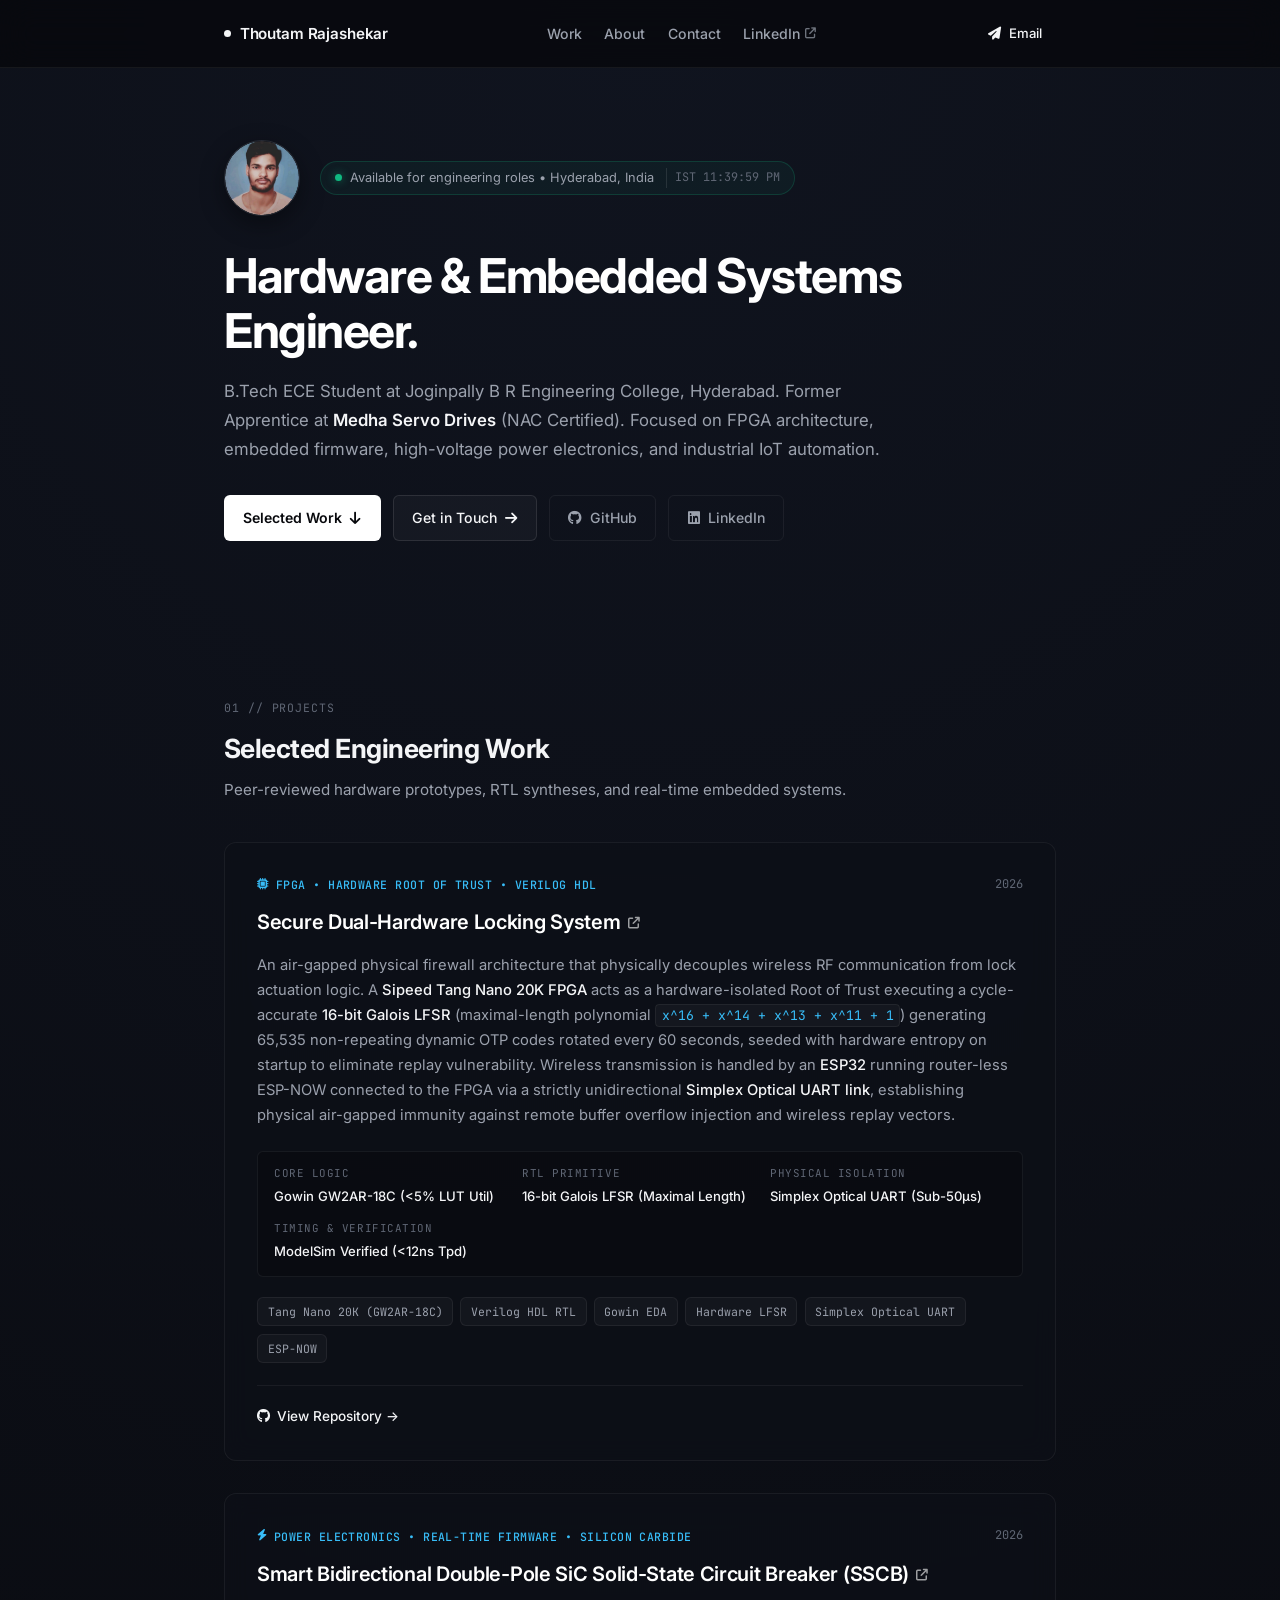
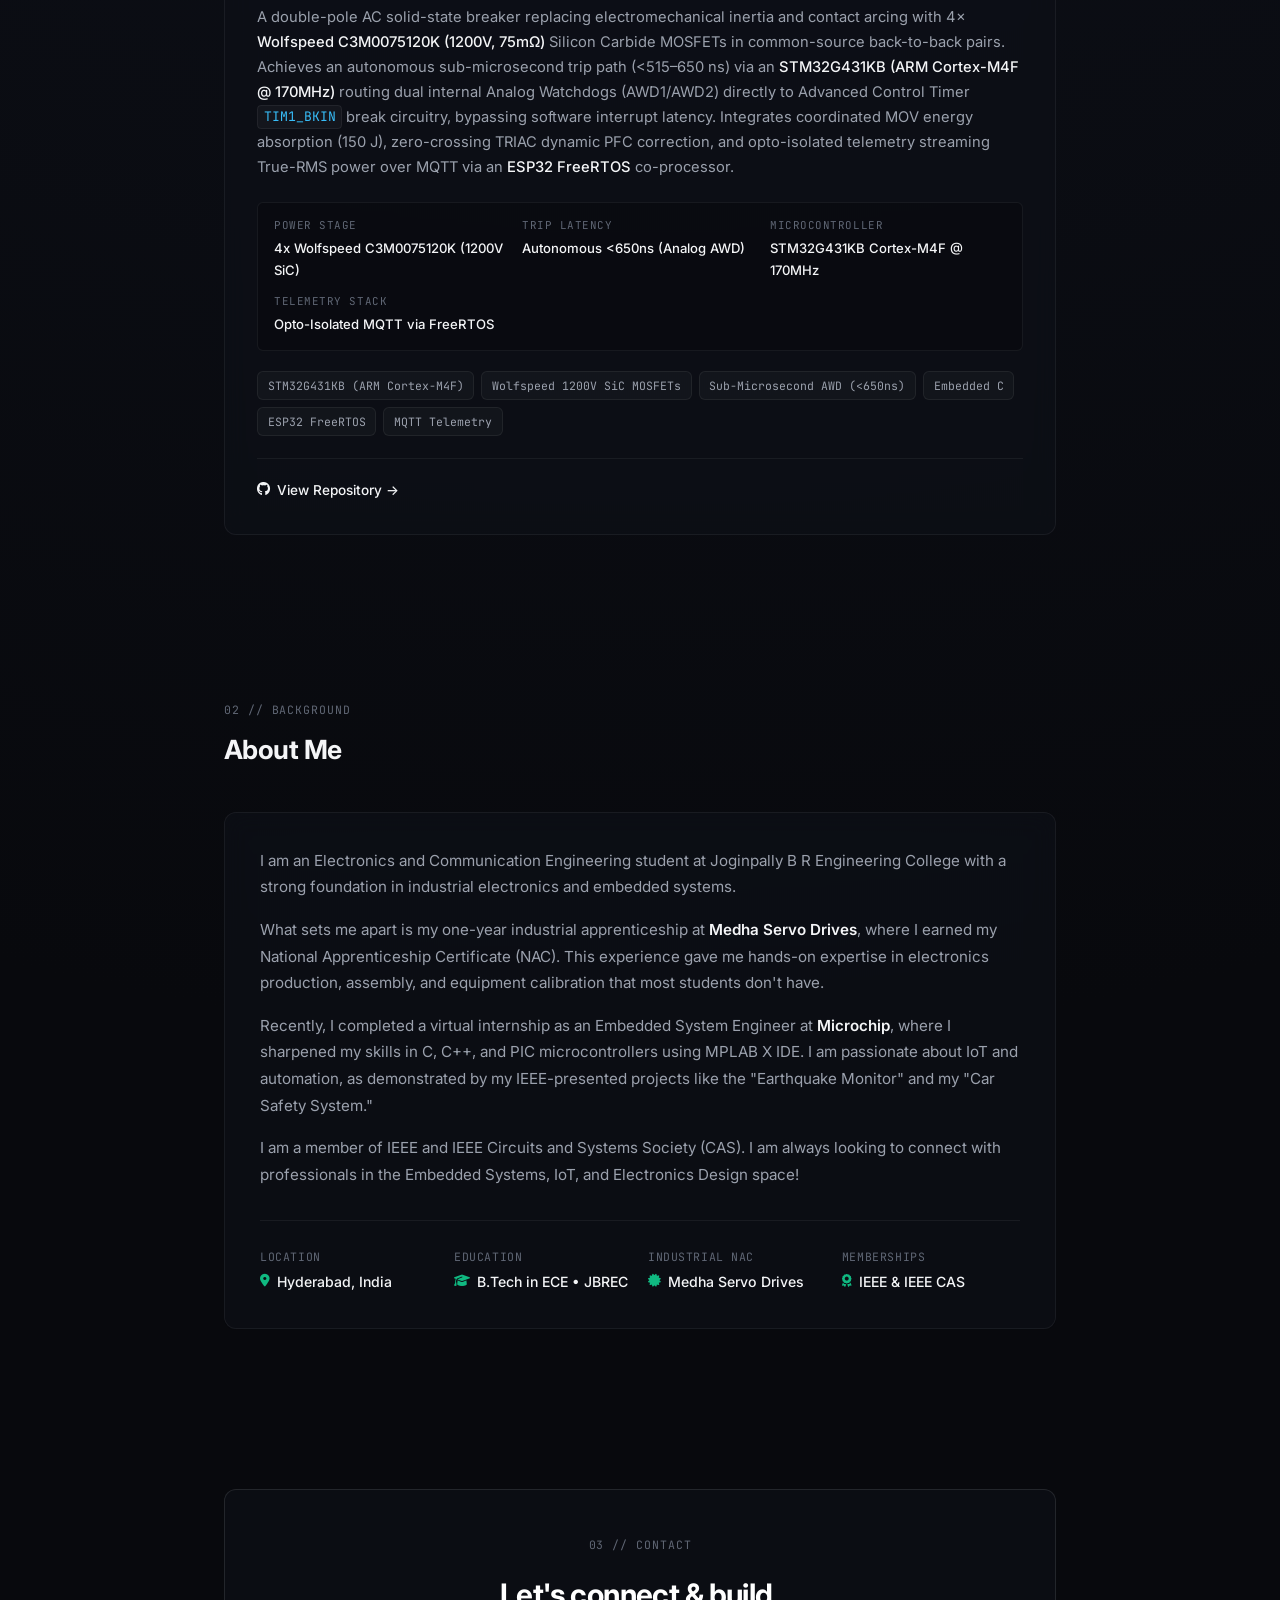
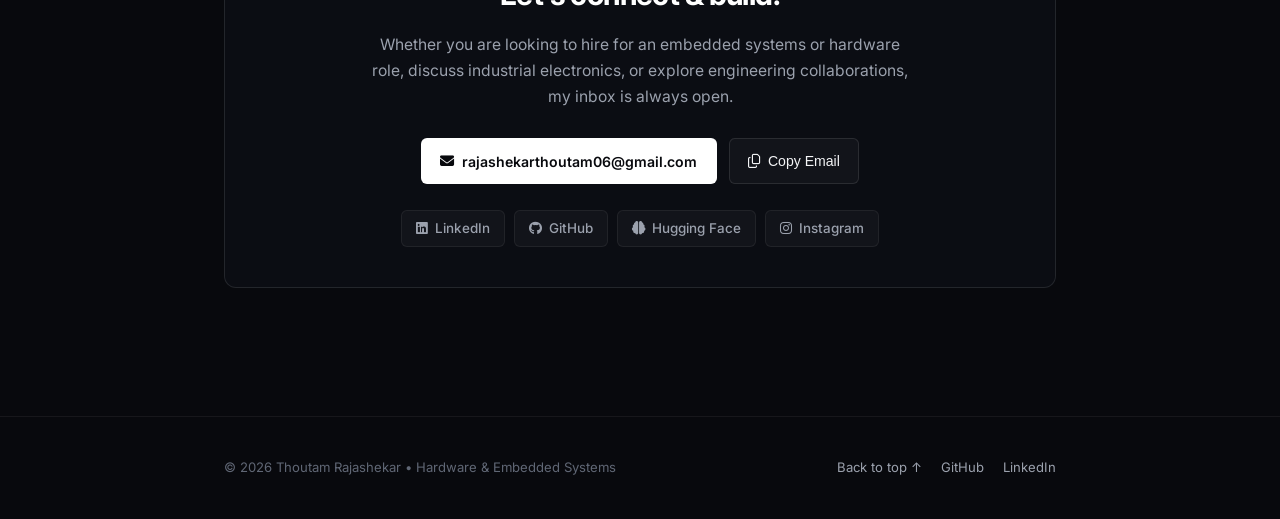
<file: index.html>
<!DOCTYPE html>
<html lang="en">
<head>
  <meta charset="UTF-8">
  <meta name="viewport" content="width=device-width, initial-scale=1.0">
  
  <title>Thoutam Rajashekar | Hardware &amp; Embedded Systems Engineer</title>
  <meta name="description" content="Portfolio of Thoutam Rajashekar. B.Tech ECE Student at Joginpally B R Engineering, Hyderabad | Former Apprentice at Medha Servo Drives (NAC Certified).">
  <meta name="author" content="Thoutam Rajashekar">
  <link rel="canonical" href="https://rajashekarthoutam.in/">

  <!-- Open Graph -->
  <meta property="og:type" content="website">
  <meta property="og:url" content="https://rajashekarthoutam.in/">
  <meta property="og:title" content="Thoutam Rajashekar | Hardware &amp; Embedded Systems Engineer">
  <meta property="og:description" content="B.Tech ECE Student at Joginpally B R Engineering, Hyderabad | Former Apprentice at Medha Servo Drives (NAC Certified).">
  <meta property="og:image" content="https://rajashekarthoutam.in/assets/rajashekar-avatar.png">

  <!-- Favicon -->
  <link rel="icon" href="data:image/svg+xml,<svg xmlns='http://www.w3.org/2000/svg' viewBox='0 0 100 100'><text y='.9em' font-size='90'>⚡</text></svg>">

  <!-- Google Fonts: Inter & JetBrains Mono -->
  <link rel="preconnect" href="https://fonts.googleapis.com">
  <link rel="preconnect" href="https://fonts.gstatic.com" crossorigin>
  <link href="https://fonts.googleapis.com/css2?family=Inter:wght@400;500;600;700&family=JetBrains+Mono:wght@400;500;600&display=swap" rel="stylesheet">

  <!-- FontAwesome 6 Icons -->
  <link rel="stylesheet" href="https://cdnjs.cloudflare.com/ajax/libs/font-awesome/6.5.1/css/all.min.css" integrity="sha512-DTOQO9RWCH3ppGqcWaEA1BIZOC6xxalwEsw9c2QQeAIftl+Vegovlnee1c9QX4TctnWMn13TZye+giMm8e2LwA==" crossorigin="anonymous" referrerpolicy="no-referrer" />

  <!-- Google Search Structured Data (JSON-LD) -->
  <script type="application/ld+json">
  {
    "@context": "https://schema.org",
    "@type": "Person",
    "name": "Thoutam Rajashekar",
    "url": "https://rajashekarthoutam.in/",
    "jobTitle": "Hardware & Embedded Systems Engineer",
    "alumniOf": "Joginpally B R Engineering College",
    "sameAs": [
      "https://www.linkedin.com/in/thoutam-rajashekar-02579633b/",
      "https://github.com/rajashekarthoutam"
    ]
  }
  </script>

  <link rel="stylesheet" href="index.css?v=3.0">
</head>
<body>

  <!-- Minimal Scroll Indicator -->
  <div class="scroll-progress" id="scroll-progress" aria-hidden="true"></div>

  <!-- Classic Minimalist Navigation -->
  <header class="site-header" id="header">
    <div class="container nav-container">
      <a href="#hero" class="brand-link">
        <span class="brand-dot"></span>
        <span class="brand-name">Thoutam Rajashekar</span>
      </a>

      <nav class="nav-links" aria-label="Main Navigation">
        <a href="#work" class="nav-link">Work</a>
        <a href="#about" class="nav-link">About</a>
        <a href="#contact" class="nav-link">Contact</a>
        <a href="https://www.linkedin.com/in/thoutam-rajashekar-02579633b/" target="_blank" rel="noopener noreferrer" class="nav-link external">
          LinkedIn <i class="fa-solid fa-arrow-up-right-from-square nav-arrow"></i>
        </a>
      </nav>

      <div class="nav-action">
        <a href="mailto:rajashekarthoutam06@gmail.com" class="btn btn-sm btn-outline">
          <i class="fa-solid fa-paper-plane"></i> Email
        </a>
      </div>
    </div>
  </header>

  <main>
    <!-- Hero Section -->
    <section class="section hero-section" id="hero">
      <div class="container">
        <div class="hero-wrapper">
          <div class="hero-top">
            <div class="avatar-wrap">
              <img src="assets/rajashekar-avatar.png" alt="Thoutam Rajashekar" class="hero-avatar" width="96" height="96">
            </div>
            <div class="status-pill">
              <span class="status-dot"></span>
              <span class="status-text">Available for engineering roles • Hyderabad, India</span>
              <span class="status-time" id="status-time">IST --:--</span>
            </div>
          </div>

          <h1 class="hero-title">
            Hardware &amp; Embedded Systems Engineer.
          </h1>

          <p class="hero-description">
            B.Tech ECE Student at Joginpally B R Engineering College, Hyderabad. Former Apprentice at <strong>Medha Servo Drives</strong> (NAC Certified). Focused on FPGA architecture, embedded firmware, high-voltage power electronics, and industrial IoT automation.
          </p>

          <div class="hero-cta-group">
            <a href="#work" class="btn btn-primary">
              Selected Work <i class="fa-solid fa-arrow-down"></i>
            </a>
            <a href="#contact" class="btn btn-secondary">
              Get in Touch <i class="fa-solid fa-arrow-right"></i>
            </a>
            <a href="https://github.com/rajashekarthoutam" target="_blank" rel="noopener noreferrer" class="btn btn-ghost">
              <i class="fa-brands fa-github"></i> GitHub
            </a>
            <a href="https://www.linkedin.com/in/thoutam-rajashekar-02579633b/" target="_blank" rel="noopener noreferrer" class="btn btn-ghost">
              <i class="fa-brands fa-linkedin"></i> LinkedIn
            </a>
          </div>
        </div>
      </div>
    </section>

    <!-- Selected Work Section -->
    <section class="section work-section" id="work">
      <div class="container">
        <div class="section-header">
          <span class="section-tag">01 // PROJECTS</span>
          <h2 class="section-title">Selected Engineering Work</h2>
          <p class="section-lead">Peer-reviewed hardware prototypes, RTL syntheses, and real-time embedded systems.</p>
        </div>

        <div class="projects-grid">
          <!-- Project 1 -->
          <article class="project-card">
            <div class="project-meta">
              <span class="project-domain"><i class="fa-solid fa-microchip"></i> FPGA • HARDWARE ROOT OF TRUST • VERILOG HDL</span>
              <span class="project-date">2026</span>
            </div>

            <h3 class="project-name">
              <a href="https://github.com/rajashekarthoutam/secure-lock-system" target="_blank" rel="noopener noreferrer">
                Secure Dual-Hardware Locking System <i class="fa-solid fa-arrow-up-right-from-square title-arrow"></i>
              </a>
            </h3>

            <p class="project-summary">
              An air-gapped physical firewall architecture that physically decouples wireless RF communication from lock actuation logic. A <strong>Sipeed Tang Nano 20K FPGA</strong> acts as a hardware-isolated Root of Trust executing a cycle-accurate <strong>16-bit Galois LFSR</strong> (maximal-length polynomial <code>x^16 + x^14 + x^13 + x^11 + 1</code>) generating 65,535 non-repeating dynamic OTP codes rotated every 60 seconds, seeded with hardware entropy on startup to eliminate replay vulnerability. Wireless transmission is handled by an <strong>ESP32</strong> running router-less ESP-NOW connected to the FPGA via a strictly unidirectional <strong>Simplex Optical UART link</strong>, establishing physical air-gapped immunity against remote buffer overflow injection and wireless replay vectors.
            </p>

            <!-- Specs Grid -->
            <div class="spec-grid">
              <div class="spec-cell">
                <span class="spec-label">Core Logic</span>
                <span class="spec-val">Gowin GW2AR-18C (&lt;5% LUT Util)</span>
              </div>
              <div class="spec-cell">
                <span class="spec-label">RTL Primitive</span>
                <span class="spec-val">16-bit Galois LFSR (Maximal Length)</span>
              </div>
              <div class="spec-cell">
                <span class="spec-label">Physical Isolation</span>
                <span class="spec-val">Simplex Optical UART (Sub-50µs)</span>
              </div>
              <div class="spec-cell">
                <span class="spec-label">Timing &amp; Verification</span>
                <span class="spec-val">ModelSim Verified (&lt;12ns Tpd)</span>
              </div>
            </div>

            <div class="tag-list">
              <span class="tag">Tang Nano 20K (GW2AR-18C)</span>
              <span class="tag">Verilog HDL RTL</span>
              <span class="tag">Gowin EDA</span>
              <span class="tag">Hardware LFSR</span>
              <span class="tag">Simplex Optical UART</span>
              <span class="tag">ESP-NOW</span>
            </div>

            <div class="project-footer">
              <a href="https://github.com/rajashekarthoutam/secure-lock-system" target="_blank" rel="noopener noreferrer" class="link-action">
                <i class="fa-brands fa-github"></i> View Repository &rarr;
              </a>
            </div>
          </article>

          <!-- Project 2 -->
          <article class="project-card">
            <div class="project-meta">
              <span class="project-domain"><i class="fa-solid fa-bolt"></i> POWER ELECTRONICS • REAL-TIME FIRMWARE • SILICON CARBIDE</span>
              <span class="project-date">2026</span>
            </div>

            <h3 class="project-name">
              <a href="https://github.com/rajashekarthoutam/smart-sic-sscb" target="_blank" rel="noopener noreferrer">
                Smart Bidirectional Double-Pole SiC Solid-State Circuit Breaker (SSCB) <i class="fa-solid fa-arrow-up-right-from-square title-arrow"></i>
              </a>
            </h3>

            <p class="project-summary">
              A double-pole AC solid-state breaker replacing electromechanical inertia and contact arcing with 4× <strong>Wolfspeed C3M0075120K (1200V, 75mΩ)</strong> Silicon Carbide MOSFETs in common-source back-to-back pairs. Achieves an autonomous sub-microsecond trip path (&lt;515–650 ns) via an <strong>STM32G431KB (ARM Cortex-M4F @ 170MHz)</strong> routing dual internal Analog Watchdogs (AWD1/AWD2) directly to Advanced Control Timer <code>TIM1_BKIN</code> break circuitry, bypassing software interrupt latency. Integrates coordinated MOV energy absorption (150 J), zero-crossing TRIAC dynamic PFC correction, and opto-isolated telemetry streaming True-RMS power over MQTT via an <strong>ESP32 FreeRTOS</strong> co-processor.
            </p>

            <!-- Specs Grid -->
            <div class="spec-grid">
              <div class="spec-cell">
                <span class="spec-label">Power Stage</span>
                <span class="spec-val">4x Wolfspeed C3M0075120K (1200V SiC)</span>
              </div>
              <div class="spec-cell">
                <span class="spec-label">Trip Latency</span>
                <span class="spec-val">Autonomous &lt;650ns (Analog AWD)</span>
              </div>
              <div class="spec-cell">
                <span class="spec-label">Microcontroller</span>
                <span class="spec-val">STM32G431KB Cortex-M4F @ 170MHz</span>
              </div>
              <div class="spec-cell">
                <span class="spec-label">Telemetry Stack</span>
                <span class="spec-val">Opto-Isolated MQTT via FreeRTOS</span>
              </div>
            </div>

            <div class="tag-list">
              <span class="tag">STM32G431KB (ARM Cortex-M4F)</span>
              <span class="tag">Wolfspeed 1200V SiC MOSFETs</span>
              <span class="tag">Sub-Microsecond AWD (&lt;650ns)</span>
              <span class="tag">Embedded C</span>
              <span class="tag">ESP32 FreeRTOS</span>
              <span class="tag">MQTT Telemetry</span>
            </div>

            <div class="project-footer">
              <a href="https://github.com/rajashekarthoutam/smart-sic-sscb" target="_blank" rel="noopener noreferrer" class="link-action">
                <i class="fa-brands fa-github"></i> View Repository &rarr;
              </a>
            </div>
          </article>
        </div>
      </div>
    </section>

    <!-- About Section -->
    <section class="section about-section" id="about">
      <div class="container">
        <div class="section-header">
          <span class="section-tag">02 // BACKGROUND</span>
          <h2 class="section-title">About Me</h2>
        </div>

        <div class="about-card">
          <div class="about-bio">
            <p>
              I am an Electronics and Communication Engineering student at Joginpally B R Engineering College with a strong foundation in industrial electronics and embedded systems.
            </p>
            <p>
              What sets me apart is my one-year industrial apprenticeship at <strong>Medha Servo Drives</strong>, where I earned my National Apprenticeship Certificate (NAC). This experience gave me hands-on expertise in electronics production, assembly, and equipment calibration that most students don't have.
            </p>
            <p>
              Recently, I completed a virtual internship as an Embedded System Engineer at <strong>Microchip</strong>, where I sharpened my skills in C, C++, and PIC microcontrollers using MPLAB X IDE. I am passionate about IoT and automation, as demonstrated by my IEEE-presented projects like the "Earthquake Monitor" and my "Car Safety System."
            </p>
            <p>
              I am a member of IEEE and IEEE Circuits and Systems Society (CAS). I am always looking to connect with professionals in the Embedded Systems, IoT, and Electronics Design space!
            </p>
          </div>

          <div class="about-credentials">
            <div class="credential-item">
              <span class="credential-label">Location</span>
              <span class="credential-val"><i class="fa-solid fa-location-dot"></i> Hyderabad, India</span>
            </div>
            <div class="credential-item">
              <span class="credential-label">Education</span>
              <span class="credential-val"><i class="fa-solid fa-graduation-cap"></i> B.Tech in ECE • JBREC</span>
            </div>
            <div class="credential-item">
              <span class="credential-label">Industrial NAC</span>
              <span class="credential-val"><i class="fa-solid fa-certificate"></i> Medha Servo Drives</span>
            </div>
            <div class="credential-item">
              <span class="credential-label">Memberships</span>
              <span class="credential-val"><i class="fa-solid fa-award"></i> IEEE &amp; IEEE CAS</span>
            </div>
          </div>
        </div>
      </div>
    </section>

    <!-- Contact Section -->
    <section class="section contact-section" id="contact">
      <div class="container">
        <div class="contact-card">
          <span class="section-tag">03 // CONTACT</span>
          <h2 class="contact-title">Let's connect &amp; build.</h2>
          <p class="contact-lead">
            Whether you are looking to hire for an embedded systems or hardware role, discuss industrial electronics, or explore engineering collaborations, my inbox is always open.
          </p>

          <div class="contact-actions">
            <a href="mailto:rajashekarthoutam06@gmail.com" class="btn btn-primary" id="btn-email-link">
              <i class="fa-solid fa-envelope"></i> rajashekarthoutam06@gmail.com
            </a>
            <button type="button" class="btn btn-secondary" id="btn-copy-email">
              <i class="fa-regular fa-copy"></i> Copy Email
            </button>
          </div>

          <div class="social-links-grid">
            <a href="https://www.linkedin.com/in/thoutam-rajashekar-02579633b/" target="_blank" rel="noopener noreferrer" class="social-chip">
              <i class="fa-brands fa-linkedin"></i> LinkedIn
            </a>
            <a href="https://github.com/rajashekarthoutam" target="_blank" rel="noopener noreferrer" class="social-chip">
              <i class="fa-brands fa-github"></i> GitHub
            </a>
            <a href="https://huggingface.co/rajashekar8899" target="_blank" rel="noopener noreferrer" class="social-chip">
              <i class="fa-solid fa-brain"></i> Hugging Face
            </a>
            <a href="https://www.instagram.com/raja_shekar_thoutam/" target="_blank" rel="noopener noreferrer" class="social-chip">
              <i class="fa-brands fa-instagram"></i> Instagram
            </a>
          </div>

          <div class="toast-message" id="copy-toast" role="status" aria-live="polite">
            Email copied to clipboard!
          </div>
        </div>
      </div>
    </section>
  </main>

  <!-- Clean Classic Footer -->
  <footer class="site-footer">
    <div class="container footer-container">
      <span class="footer-copy">&copy; 2026 Thoutam Rajashekar • Hardware &amp; Embedded Systems</span>
      <div class="footer-nav">
        <a href="#hero">Back to top &uarr;</a>
        <a href="https://github.com/rajashekarthoutam" target="_blank" rel="noopener noreferrer">GitHub</a>
        <a href="https://www.linkedin.com/in/thoutam-rajashekar-02579633b/" target="_blank" rel="noopener noreferrer">LinkedIn</a>
      </div>
    </div>
  </footer>

  <script src="index.js?v=3.0"></script>
</body>
</html>
</file>
<file: index.css>
/* ==========================================================================
   THOUTAM RAJASHEKAR - CLASSIC AESTHETIC PORTFOLIO
   Design System: Quiet Engineering Minimalism & Editorial Precision
   ========================================================================== */

:root {
  /* Surfaces */
  --bg-body: #08090d;
  --bg-card: rgba(14, 17, 24, 0.7);
  --bg-card-hover: rgba(19, 23, 33, 0.85);
  --bg-header: rgba(8, 9, 13, 0.85);
  --bg-subtle: rgba(255, 255, 255, 0.03);

  /* Borders */
  --border-dim: rgba(255, 255, 255, 0.06);
  --border-subtle: rgba(255, 255, 255, 0.1);
  --border-focus: rgba(255, 255, 255, 0.22);

  /* Typography Colors */
  --text-main: #f4f5f7;
  --text-muted: #9ba1ad;
  --text-dim: #606775;

  /* Classic Accents */
  --accent-dot: #10b981;
  --accent-code: #38bdf8;
  --accent-link: #e2e8f0;

  /* Typography */
  --font-sans: 'Inter', -apple-system, BlinkMacSystemFont, 'Segoe UI', Roboto, sans-serif;
  --font-mono: 'JetBrains Mono', ui-monospace, SFMono-Regular, monospace;

  /* Layout */
  --max-width: 880px;
  --radius-sm: 6px;
  --radius-md: 12px;
  --radius-lg: 16px;
  --radius-pill: 9999px;
  --transition: 0.18s ease;
}

*, *::before, *::after {
  box-sizing: border-box;
  margin: 0;
  padding: 0;
}

html {
  scroll-behavior: smooth;
  font-size: 16px;
  background-color: var(--bg-body);
  color: var(--text-main);
  color-scheme: dark;
  -webkit-font-smoothing: antialiased;
  -moz-osx-font-smoothing: grayscale;
}

body {
  font-family: var(--font-sans);
  line-height: 1.65;
  min-height: 100vh;
  position: relative;
  background: radial-gradient(circle at 50% 0%, #10141f 0%, var(--bg-body) 70%);
  color: var(--text-main);
}

/* Subtle Reading Progress */
.scroll-progress {
  position: fixed;
  top: 0;
  left: 0;
  height: 2px;
  width: 0%;
  background: #f4f5f7;
  z-index: 1000;
  transition: width 0.08s ease-out;
}

.container {
  width: 100%;
  max-width: var(--max-width);
  margin-left: auto;
  margin-right: auto;
  padding-left: 1.5rem;
  padding-right: 1.5rem;
}

/* --- NAVIGATION --- */
.site-header {
  position: sticky;
  top: 0;
  z-index: 100;
  backdrop-filter: blur(16px);
  -webkit-backdrop-filter: blur(16px);
  background: var(--bg-header);
  border-bottom: 1px solid var(--border-dim);
  padding: 1rem 0;
}

.nav-container {
  display: flex;
  align-items: center;
  justify-content: space-between;
}

.brand-link {
  display: inline-flex;
  align-items: center;
  gap: 0.55rem;
  text-decoration: none;
  color: var(--text-main);
  font-weight: 600;
  font-size: 0.95rem;
  letter-spacing: -0.01em;
}

.brand-dot {
  width: 7px;
  height: 7px;
  border-radius: 50%;
  background: var(--text-main);
}

.nav-links {
  display: flex;
  align-items: center;
  gap: 1.4rem;
}

.nav-link {
  color: var(--text-muted);
  text-decoration: none;
  font-size: 0.88rem;
  font-weight: 500;
  transition: color var(--transition);
}

.nav-link:hover,
.nav-link.active {
  color: var(--text-main);
}

.nav-link.external {
  display: inline-flex;
  align-items: center;
  gap: 0.3rem;
}

.nav-arrow {
  font-size: 0.68rem;
  opacity: 0.7;
}

.btn-outline {
  background: transparent;
  color: var(--text-main);
  border: 1px solid var(--border-subtle);
}

.btn-outline:hover {
  background: rgba(255, 255, 255, 0.06);
  border-color: var(--border-focus);
}

/* --- BUTTONS --- */
.btn {
  display: inline-flex;
  align-items: center;
  justify-content: center;
  gap: 0.5rem;
  padding: 0.65rem 1.15rem;
  border-radius: var(--radius-sm);
  font-size: 0.88rem;
  font-weight: 500;
  text-decoration: none;
  cursor: pointer;
  border: 1px solid transparent;
  transition: all var(--transition);
  user-select: none;
}

.btn-sm {
  padding: 0.35rem 0.8rem;
  font-size: 0.82rem;
}

.btn-primary {
  background: #ffffff;
  color: #08090d;
  font-weight: 600;
}

.btn-primary:hover {
  background: #e4e6ea;
  box-shadow: 0 4px 14px rgba(255, 255, 255, 0.12);
}

.btn-secondary {
  background: var(--bg-subtle);
  color: var(--text-main);
  border: 1px solid var(--border-subtle);
}

.btn-secondary:hover {
  background: rgba(255, 255, 255, 0.08);
  border-color: var(--border-focus);
}

.btn-ghost {
  background: transparent;
  color: var(--text-muted);
  border: 1px solid var(--border-dim);
}

.btn-ghost:hover {
  color: var(--text-main);
  border-color: var(--border-subtle);
  background: var(--bg-subtle);
}

/* --- SECTIONS --- */
.section {
  padding: 5rem 0;
}

.section-header {
  margin-bottom: 2.5rem;
}

.section-tag {
  display: inline-block;
  font-family: var(--font-mono);
  font-size: 0.72rem;
  letter-spacing: 0.08em;
  color: var(--text-dim);
  margin-bottom: 0.6rem;
}

.section-title {
  font-size: 1.65rem;
  font-weight: 700;
  letter-spacing: -0.02em;
  color: var(--text-main);
  margin-bottom: 0.4rem;
}

.section-lead {
  font-size: 0.95rem;
  color: var(--text-muted);
}

/* --- HERO SECTION --- */
.hero-section {
  padding-top: 4.5rem;
  padding-bottom: 4.5rem;
}

.hero-wrapper {
  display: flex;
  flex-direction: column;
}

.hero-top {
  display: flex;
  align-items: center;
  gap: 1.25rem;
  margin-bottom: 2rem;
}

.avatar-wrap {
  width: 76px;
  height: 76px;
  border-radius: 50%;
  overflow: hidden;
  border: 1px solid var(--border-subtle);
  box-shadow: 0 8px 24px rgba(0, 0, 0, 0.4);
  flex-shrink: 0;
}

.hero-avatar {
  width: 100%;
  height: 100%;
  object-fit: cover;
}

.status-pill {
  display: inline-flex;
  align-items: center;
  gap: 0.55rem;
  padding: 0.35rem 0.85rem;
  border-radius: var(--radius-pill);
  background: rgba(16, 185, 129, 0.06);
  border: 1px solid rgba(16, 185, 129, 0.2);
  font-size: 0.8rem;
  color: var(--text-muted);
}

.status-dot {
  width: 7px;
  height: 7px;
  border-radius: 50%;
  background: var(--accent-dot);
  box-shadow: 0 0 8px rgba(16, 185, 129, 0.6);
}

.status-time {
  font-family: var(--font-mono);
  font-size: 0.74rem;
  color: var(--text-dim);
  border-left: 1px solid rgba(255, 255, 255, 0.1);
  padding-left: 0.5rem;
  margin-left: 0.2rem;
}

.hero-title {
  font-size: clamp(2rem, 4.5vw, 3rem);
  font-weight: 700;
  line-height: 1.15;
  letter-spacing: -0.03em;
  color: #ffffff;
  margin-bottom: 1.2rem;
  max-width: 740px;
}

.hero-description {
  font-size: 1.05rem;
  color: var(--text-muted);
  line-height: 1.7;
  max-width: 680px;
  margin-bottom: 2rem;
}

.hero-description strong {
  color: var(--text-main);
  font-weight: 600;
}

.hero-cta-group {
  display: flex;
  gap: 0.75rem;
  flex-wrap: wrap;
}

/* --- PROJECTS SECTION --- */
.projects-grid {
  display: flex;
  flex-direction: column;
  gap: 2rem;
}

.project-card {
  background: var(--bg-card);
  backdrop-filter: blur(12px);
  -webkit-backdrop-filter: blur(12px);
  border: 1px solid var(--border-dim);
  border-radius: var(--radius-md);
  padding: 2rem;
  transition: border-color var(--transition), box-shadow var(--transition);
}

.project-card:hover {
  border-color: var(--border-subtle);
  box-shadow: 0 10px 30px rgba(0, 0, 0, 0.35);
}

.project-meta {
  display: flex;
  justify-content: space-between;
  align-items: center;
  margin-bottom: 0.75rem;
}

.project-domain {
  font-family: var(--font-mono);
  font-size: 0.72rem;
  color: var(--accent-code);
  font-weight: 500;
  letter-spacing: 0.04em;
  display: flex;
  align-items: center;
  gap: 0.4rem;
}

.project-date {
  font-family: var(--font-mono);
  font-size: 0.75rem;
  color: var(--text-dim);
}

.project-name {
  font-size: 1.25rem;
  font-weight: 600;
  letter-spacing: -0.015em;
  margin-bottom: 0.85rem;
}

.project-name a {
  color: #ffffff;
  text-decoration: none;
  display: inline-flex;
  align-items: center;
  gap: 0.45rem;
  transition: color var(--transition);
}

.project-name a:hover {
  color: var(--accent-link);
}

.title-arrow {
  font-size: 0.75rem;
  opacity: 0.6;
  transition: transform var(--transition), opacity var(--transition);
}

.project-name a:hover .title-arrow {
  opacity: 1;
  transform: translate(2px, -2px);
}

.project-summary {
  font-size: 0.92rem;
  color: var(--text-muted);
  line-height: 1.7;
  margin-bottom: 1.4rem;
}

.project-summary strong {
  color: var(--text-main);
  font-weight: 500;
}

.project-summary code {
  font-family: var(--font-mono);
  font-size: 0.82rem;
  background: var(--bg-subtle);
  border: 1px solid var(--border-dim);
  padding: 0.15rem 0.35rem;
  border-radius: 4px;
  color: var(--accent-code);
}

/* Specs Grid */
.spec-grid {
  display: grid;
  grid-template-columns: repeat(auto-fit, minmax(180px, 1fr));
  gap: 0.75rem;
  background: rgba(0, 0, 0, 0.2);
  border: 1px solid var(--border-dim);
  border-radius: var(--radius-sm);
  padding: 0.85rem 1rem;
  margin-bottom: 1.25rem;
}

.spec-cell {
  display: flex;
  flex-direction: column;
  gap: 0.2rem;
}

.spec-label {
  font-family: var(--font-mono);
  font-size: 0.68rem;
  color: var(--text-dim);
  text-transform: uppercase;
  letter-spacing: 0.05em;
}

.spec-val {
  font-size: 0.82rem;
  color: var(--text-main);
  font-weight: 500;
}

/* Tag List */
.tag-list {
  display: flex;
  flex-wrap: wrap;
  gap: 0.45rem;
  margin-bottom: 1.4rem;
}

.tag {
  font-family: var(--font-mono);
  font-size: 0.72rem;
  color: var(--text-muted);
  background: var(--bg-subtle);
  border: 1px solid var(--border-dim);
  padding: 0.25rem 0.6rem;
  border-radius: var(--radius-sm);
}

.project-footer {
  border-top: 1px solid var(--border-dim);
  padding-top: 1rem;
}

.link-action {
  font-size: 0.85rem;
  font-weight: 500;
  color: var(--text-main);
  text-decoration: none;
  display: inline-flex;
  align-items: center;
  gap: 0.45rem;
  transition: color var(--transition);
}

.link-action:hover {
  color: #38bdf8;
}

/* --- ABOUT SECTION --- */
.about-card {
  background: var(--bg-card);
  backdrop-filter: blur(12px);
  -webkit-backdrop-filter: blur(12px);
  border: 1px solid var(--border-dim);
  border-radius: var(--radius-md);
  padding: 2.2rem;
}

.about-bio {
  display: flex;
  flex-direction: column;
  gap: 1rem;
  font-size: 0.95rem;
  color: var(--text-muted);
  line-height: 1.75;
  margin-bottom: 2rem;
}

.about-bio strong {
  color: var(--text-main);
  font-weight: 600;
}

.about-credentials {
  display: grid;
  grid-template-columns: repeat(auto-fit, minmax(170px, 1fr));
  gap: 1rem;
  border-top: 1px solid var(--border-dim);
  padding-top: 1.6rem;
}

.credential-item {
  display: flex;
  flex-direction: column;
  gap: 0.25rem;
}

.credential-label {
  font-family: var(--font-mono);
  font-size: 0.72rem;
  color: var(--text-dim);
  text-transform: uppercase;
  letter-spacing: 0.05em;
}

.credential-val {
  font-size: 0.88rem;
  font-weight: 500;
  color: var(--text-main);
  display: flex;
  align-items: center;
  gap: 0.45rem;
}

.credential-val i {
  color: var(--accent-dot);
  font-size: 0.8rem;
}

/* --- CONTACT SECTION --- */
.contact-card {
  background: var(--bg-card);
  backdrop-filter: blur(12px);
  -webkit-backdrop-filter: blur(12px);
  border: 1px solid var(--border-subtle);
  border-radius: var(--radius-md);
  padding: 2.5rem 2rem;
  text-align: center;
}

.contact-title {
  font-size: 1.85rem;
  font-weight: 700;
  letter-spacing: -0.02em;
  color: #ffffff;
  margin-top: 0.4rem;
  margin-bottom: 0.8rem;
}

.contact-lead {
  font-size: 0.98rem;
  color: var(--text-muted);
  max-width: 540px;
  margin: 0 auto 1.8rem;
  line-height: 1.65;
}

.contact-actions {
  display: flex;
  justify-content: center;
  gap: 0.75rem;
  flex-wrap: wrap;
  margin-bottom: 1.6rem;
}

.social-links-grid {
  display: flex;
  justify-content: center;
  gap: 0.6rem;
  flex-wrap: wrap;
}

.social-chip {
  display: inline-flex;
  align-items: center;
  gap: 0.45rem;
  font-size: 0.84rem;
  font-weight: 500;
  color: var(--text-muted);
  text-decoration: none;
  background: var(--bg-subtle);
  border: 1px solid var(--border-dim);
  padding: 0.4rem 0.85rem;
  border-radius: var(--radius-sm);
  transition: all var(--transition);
}

.social-chip:hover {
  color: var(--text-main);
  border-color: var(--border-subtle);
  background: rgba(255, 255, 255, 0.06);
}

.toast-message {
  display: none;
  margin-top: 1.25rem;
  font-family: var(--font-mono);
  font-size: 0.8rem;
  color: var(--accent-dot);
}

.toast-message.show {
  display: block;
}

/* --- FOOTER --- */
.site-footer {
  border-top: 1px solid var(--border-dim);
  padding: 2.5rem 0;
  margin-top: 3rem;
  font-size: 0.82rem;
  color: var(--text-dim);
}

.footer-container {
  display: flex;
  justify-content: space-between;
  align-items: center;
}

.footer-nav {
  display: flex;
  gap: 1.2rem;
}

.footer-nav a {
  color: var(--text-muted);
  text-decoration: none;
  transition: color var(--transition);
}

.footer-nav a:hover {
  color: var(--text-main);
}

/* --- RESPONSIVE --- */
@media (max-width: 768px) {
  .section {
    padding: 3.5rem 0;
  }

  .nav-links {
    display: none;
  }

  .hero-top {
    flex-direction: column;
    align-items: flex-start;
  }

  .spec-grid {
    grid-template-columns: 1fr;
  }

  .about-credentials {
    grid-template-columns: 1fr 1fr;
  }

  .footer-container {
    flex-direction: column;
    gap: 1rem;
    text-align: center;
  }
}
</file>
